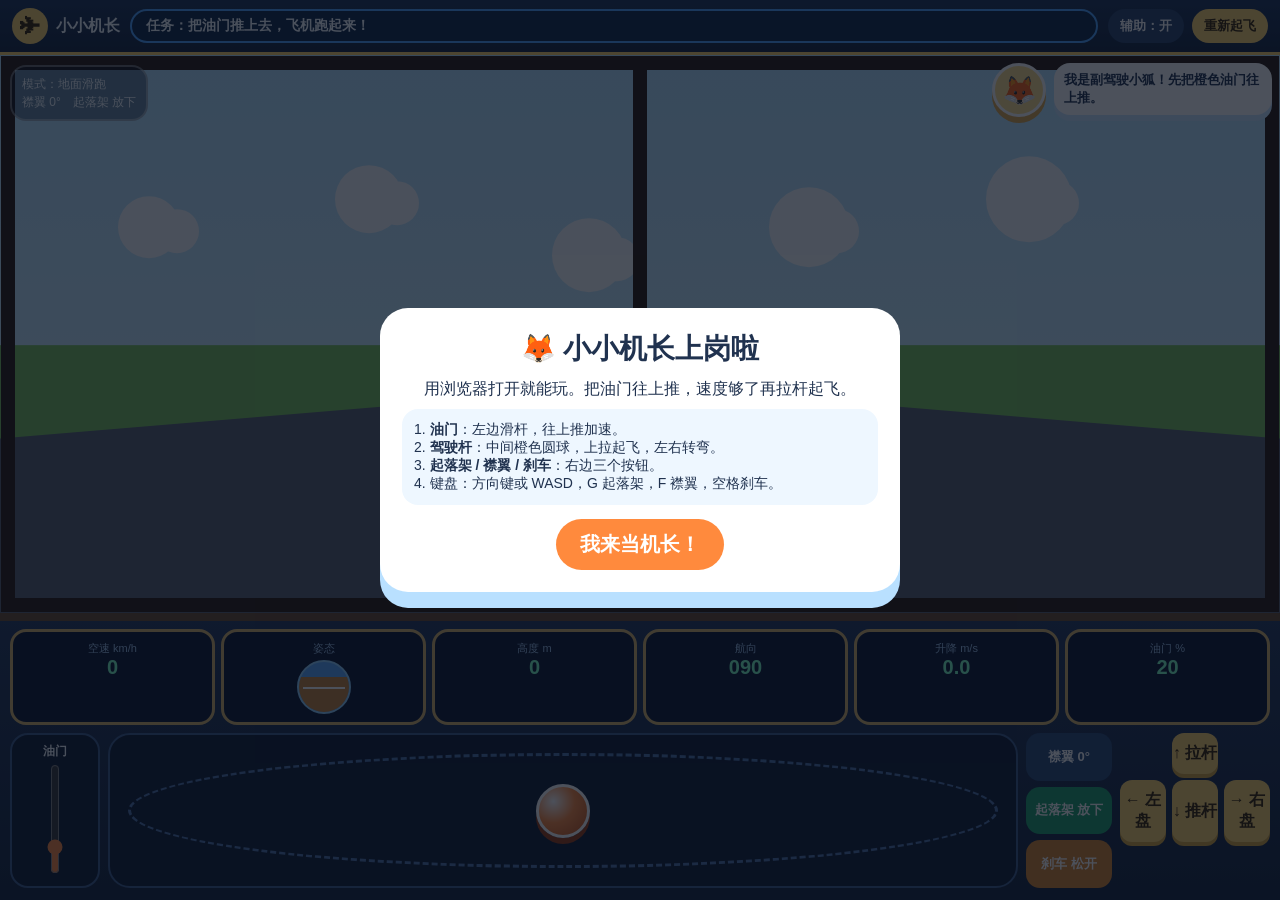
<file: cockpit.html>
<!DOCTYPE html>
<html lang="zh-CN">
<head>
  <meta charset="UTF-8">
  <meta name="viewport" content="width=device-width, initial-scale=1, maximum-scale=1, user-scalable=no">
  <title>小小机长 · 卡通驾驶舱</title>
  <style>
    :root { --gold:#ffd36a; --orange:#ff8a3d; --text:#f6fbff; }
    * { box-sizing: border-box; margin: 0; padding: 0; }
    html, body { height: 100%; }
    body { font-family: "PingFang SC","Hiragino Sans GB","Noto Sans SC","Microsoft YaHei",sans-serif; background:#0b1526; color:var(--text); overflow:hidden; }
    .app { height:100%; display:grid; grid-template-rows:auto 1fr auto; }
    .topbar { display:flex; align-items:center; justify-content:space-between; gap:10px; padding:8px 12px; background:linear-gradient(180deg,#1d3358,#15243d); border-bottom:3px solid #ffd36a; }
    .brand { display:flex; align-items:center; gap:8px; font-weight:800; }
    .logo { width:36px; height:36px; border-radius:50%; background:#ffd36a; color:#3b2500; display:grid; place-items:center; font-size:20px; }
    .mission { flex:1; min-width:0; background:#0f2748; border:2px solid #4aa3ff; border-radius:999px; padding:6px 14px; font-size:14px; font-weight:700; white-space:nowrap; overflow:hidden; text-overflow:ellipsis; }
    .top-actions { display:flex; gap:8px; }
    .tiny { border:0; border-radius:999px; padding:8px 12px; font-weight:800; cursor:pointer; font-size:13px; text-decoration:none; display:inline-flex; align-items:center; }
    .tiny.gold { background:var(--gold); color:#3b2500; }
    .tiny.ghost { background:#2a446c; color:#fff; }
    .view-wrap { position:relative; min-height:180px; }
    canvas { width:100%; height:100%; display:block; background:#7ecbff; }
    .hud { position:absolute; left:10px; top:10px; background:rgba(10,20,40,.45); border:2px solid rgba(255,255,255,.35); border-radius:16px; padding:8px 10px; font-size:12px; line-height:1.5; }
    .buddy { position:absolute; right:8px; top:8px; width:min(280px,46vw); display:flex; gap:8px; align-items:flex-start; }
    .face { width:54px; height:54px; border-radius:50%; background:#ffe08a; border:3px solid #fff; flex:none; display:grid; place-items:center; font-size:28px; box-shadow:0 6px 0 #e0a84a; }
    .bubble { background:#fff; color:#20324f; border-radius:16px; padding:8px 10px; font-size:13px; font-weight:700; box-shadow:0 6px 0 #c9e5ff; }
    .cockpit { background:linear-gradient(180deg,#24385c,#16243c); border-top:8px solid #6b4a2b; padding:8px 10px 12px; }
    .gauges { display:grid; grid-template-columns:repeat(6,1fr); gap:6px; margin-bottom:8px; }
    .gauge { background:#0c1730; border:3px solid #d7b36a; border-radius:16px; padding:6px 4px 8px; text-align:center; min-width:0; }
    .gauge b { display:block; font-size:clamp(14px,3vw,20px); color:#7dffc3; }
    .gauge span { font-size:11px; color:#9ec2ea; }
    .ai-box { height:54px; margin:4px auto 0; width:54px; border-radius:50%; overflow:hidden; border:2px solid #8fd0ff; position:relative; background:#5aa8ff; }
    .ai-ground { position:absolute; left:-20%; right:-20%; height:70%; bottom:0; background:#c9843a; }
    .ai-line { position:absolute; left:8%; right:8%; height:2px; top:50%; background:#fff; }
    .controls { display:grid; grid-template-columns:90px 1fr 150px; gap:8px; align-items:stretch; }
    .throttle { background:#101c33; border-radius:18px; padding:8px; text-align:center; border:2px solid #3d5d8d; }
    .throttle input { writing-mode:vertical-lr; direction:rtl; height:110px; width:36px; accent-color:#ff8a3d; }
    .stick-wrap { display:grid; grid-template-columns:1fr 86px; gap:8px; }
    .stick { background:#101c33; border:2px solid #3d5d8d; border-radius:22px; position:relative; min-height:128px; touch-action:none; }
    .stick-base { position:absolute; inset:18px; border-radius:50%; border:3px dashed #4e74aa; }
    .knob { position:absolute; width:54px; height:54px; border-radius:50%; background:radial-gradient(circle at 30% 30%,#fff,#ff8a3d 45%,#c45116); border:3px solid #fff; left:50%; top:50%; transform:translate(-50%,-50%); box-shadow:0 6px 0 #9a3a10; }
    .switches { display:grid; gap:6px; }
    .sw { border:0; border-radius:14px; padding:8px 6px; font-weight:800; cursor:pointer; background:#2a4a78; color:#fff; font-size:13px; }
    .sw.on { background:#1ea36b; }
    .sw.warn { background:#d9842a; }
    .keys { display:flex; flex-direction:column; gap:6px; }
    .keyrow { display:grid; grid-template-columns:repeat(3,1fr); gap:6px; }
    .key { background:#ffd36a; color:#3b2500; border:0; border-radius:12px; font-weight:900; padding:10px 0; cursor:pointer; font-size:16px; box-shadow:0 4px 0 #d7a63a; }
    .overlay { position:fixed; inset:0; background:rgba(8,14,28,.72); display:flex; align-items:center; justify-content:center; z-index:20; padding:16px; }
    .card { width:min(520px,100%); background:#fff; color:#20324f; border-radius:28px; padding:22px; text-align:center; box-shadow:0 16px 0 #b9e0ff; }
    .card h1 { font-size:28px; margin-bottom:8px; }
    .card p { margin:8px 0; line-height:1.6; }
    .how { text-align:left; background:#eef7ff; border-radius:16px; padding:12px; font-size:14px; }
    .start { margin-top:14px; border:0; background:#ff8a3d; color:#fff; font-size:20px; font-weight:900; border-radius:999px; padding:12px 24px; cursor:pointer; }
    .hidden { display:none; }
    @media (max-width:800px){ .gauges{grid-template-columns:repeat(3,1fr);} .controls{grid-template-columns:70px 1fr;} .keys{grid-column:1/-1;} }
  </style>
</head>
<body>
  <div class="app">
    <div class="topbar">
      <div class="brand"><div class="logo">✈</div>小小机长</div>
      <div class="mission" id="mission">任务：把油门推上去，飞机跑起来！</div>
      <div class="top-actions">
        <button class="tiny ghost" id="assistBtn">辅助：开</button>
        <button class="tiny gold" id="resetBtn">重新起飞</button>
      </div>
    </div>
    <div class="view-wrap">
      <canvas id="view"></canvas>
      <div class="hud" id="hud"></div>
      <div class="buddy"><div class="face">🦊</div><div class="bubble" id="talk">我是副驾驶小狐！先把橙色油门往上推。</div></div>
    </div>
    <div class="cockpit">
      <div class="gauges">
        <div class="gauge"><span>空速 km/h</span><b id="g-spd">0</b></div>
        <div class="gauge"><span>姿态</span><div class="ai-box"><div class="ai-ground" id="ai-g"></div><div class="ai-line"></div></div></div>
        <div class="gauge"><span>高度 m</span><b id="g-alt">0</b></div>
        <div class="gauge"><span>航向</span><b id="g-hdg">090</b></div>
        <div class="gauge"><span>升降 m/s</span><b id="g-vs">0.0</b></div>
        <div class="gauge"><span>油门 %</span><b id="g-thr">20</b></div>
      </div>
      <div class="controls">
        <div class="throttle"><div style="font-size:12px;font-weight:800;margin-bottom:4px">油门</div><input id="thr" type="range" min="0" max="100" value="20"></div>
        <div class="stick-wrap">
          <div class="stick" id="stick"><div class="stick-base"></div><div class="knob" id="knob"></div></div>
          <div class="switches">
            <button class="sw" id="flapBtn">襟翼 0°</button>
            <button class="sw on" id="gearBtn">起落架 放下</button>
            <button class="sw warn" id="brkBtn">刹车 松开</button>
          </div>
        </div>
        <div class="keys">
          <div class="keyrow"><span></span><button class="key" data-k="up">↑ 拉杆</button><span></span></div>
          <div class="keyrow">
            <button class="key" data-k="left">← 左盘</button>
            <button class="key" data-k="down">↓ 推杆</button>
            <button class="key" data-k="right">→ 右盘</button>
          </div>
        </div>
      </div>
    </div>
  </div>
  <div class="overlay" id="intro">
    <div class="card">
      <h1>🦊 小小机长上岗啦</h1>
      <p>用浏览器打开就能玩。把油门往上推，速度够了再拉杆起飞。</p>
      <div class="how">1. <b>油门</b>：左边滑杆，往上推加速。<br>2. <b>驾驶杆</b>：中间橙色圆球，上拉起飞，左右转弯。<br>3. <b>起落架 / 襟翼 / 刹车</b>：右边三个按钮。<br>4. 键盘：方向键或 WASD，G 起落架，F 襟翼，空格刹车。</div>
      <button class="start" id="go">我来当机长！</button>
    </div>
  </div>
  <div class="overlay hidden" id="end">
    <div class="card"><h1 id="endTitle">落地成功！</h1><p id="endMsg">你完成了一次起飞和降落。</p><button class="start" id="again">再飞一次</button></div>
  </div>
<script>
const canvas=document.getElementById("view"); const ctx=canvas.getContext("2d");
const talk=document.getElementById("talk"); const missionEl=document.getElementById("mission");
const ac={x:0,z:180,alt:0,hdg:0,pitch:0,roll:0,spd:0,vs:0,thr:20,flaps:0,gear:true,brk:false,onGround:true,crashed:false,landed:false,assist:true};
const input={pitch:0,roll:0}; let step=0, flying=false, last=performance.now();
const STEPS=["任务：把油门推到 80% 以上，开始滑跑！","任务：速度到 240 以后，轻轻拉杆抬头起飞。","任务：离开地面后收起起落架。","任务：爬升到 800 米，再把飞机飞平。","任务：向右转，让航向接近 180，准备返场。","任务：下降到 300 米，对准跑道。","任务：放下起落架和襟翼，收油门，轻轻落地。"];
function resize(){ const wrap=canvas.parentElement; canvas.width=wrap.clientWidth*devicePixelRatio; canvas.height=wrap.clientHeight*devicePixelRatio; ctx.setTransform(devicePixelRatio,0,0,devicePixelRatio,0,0); }
addEventListener("resize",resize); resize();
document.getElementById("go").onclick=()=>{ document.getElementById("intro").classList.add("hidden"); flying=true; };
document.getElementById("again").onclick=reset; document.getElementById("resetBtn").onclick=reset;
document.getElementById("assistBtn").onclick=()=>{ ac.assist=!ac.assist; document.getElementById("assistBtn").textContent="辅助："+(ac.assist?"开":"关"); };
function reset(){ Object.assign(ac,{x:0,z:180,alt:0,hdg:0,pitch:0,roll:0,spd:0,vs:0,thr:20,flaps:0,gear:true,brk:false,onGround:true,crashed:false,landed:false}); document.getElementById("thr").value=20; document.getElementById("end").classList.add("hidden"); step=0; flying=true; say("重新开始！先推油门。"); syncButtons(); }
function say(t){ talk.textContent=t; }
document.getElementById("thr").addEventListener("input",e=>ac.thr=+e.target.value);
document.getElementById("flapBtn").onclick=()=>{ ac.flaps=ac.flaps===0?15:ac.flaps===15?30:0; syncButtons(); };
document.getElementById("gearBtn").onclick=()=>{ if(!ac.onGround||ac.alt>2) ac.gear=!ac.gear; syncButtons(); };
document.getElementById("brkBtn").onclick=()=>{ ac.brk=!ac.brk; syncButtons(); };
function syncButtons(){ const f=document.getElementById("flapBtn"); f.textContent="襟翼 "+ac.flaps+"°"; f.classList.toggle("on",ac.flaps>0); const g=document.getElementById("gearBtn"); g.textContent=ac.gear?"起落架 放下":"起落架 收起"; g.classList.toggle("on",ac.gear); const b=document.getElementById("brkBtn"); b.textContent=ac.brk?"刹车 踩住":"刹车 松开"; b.classList.toggle("warn",!ac.brk); b.classList.toggle("on",ac.brk); }
const keys={};
addEventListener("keydown",e=>{ keys[e.key.toLowerCase()]=true; if(e.key==="g"||e.key==="G"){ac.gear=!ac.gear;syncButtons();} if(e.key==="f"||e.key==="F"){ac.flaps=ac.flaps===0?15:ac.flaps===15?30:0;syncButtons();} if(e.code==="Space"){ac.brk=true;syncButtons();e.preventDefault();} });
addEventListener("keyup",e=>{ keys[e.key.toLowerCase()]=false; if(e.code==="Space"){ac.brk=false;syncButtons();} });
document.querySelectorAll(".key").forEach(btn=>{ const apply=on=>{ const k=btn.dataset.k; if(k==="up")keys.arrowup=on; if(k==="down")keys.arrowdown=on; if(k==="left")keys.arrowleft=on; if(k==="right")keys.arrowright=on; }; btn.addEventListener("pointerdown",e=>{apply(true);e.preventDefault();}); addEventListener("pointerup",()=>apply(false)); });
const stick=document.getElementById("stick"); const knob=document.getElementById("knob"); let dragging=false;
function setStick(nx,ny){ const r=stick.getBoundingClientRect(); let x=(nx-r.left)/r.width*2-1; let y=(ny-r.top)/r.height*2-1; const m=Math.hypot(x,y); if(m>1){x/=m;y/=m;} input.roll=x; input.pitch=-y; knob.style.left=((x+1)/2*100)+"%"; knob.style.top=((y+1)/2*100)+"%"; }
stick.addEventListener("pointerdown",e=>{ dragging=true; stick.setPointerCapture(e.pointerId); setStick(e.clientX,e.clientY); });
stick.addEventListener("pointermove",e=>{ if(dragging) setStick(e.clientX,e.clientY); });
stick.addEventListener("pointerup",()=>{ dragging=false; input.roll=0; input.pitch=0; knob.style.left="50%"; knob.style.top="50%"; });
function update(dt){ if(!flying||ac.crashed||ac.landed) return; let pIn=input.pitch,rIn=input.roll; if(keys.arrowup||keys.w)pIn+=1; if(keys.arrowdown||keys.s)pIn-=1; if(keys.arrowleft||keys.a)rIn-=1; if(keys.arrowright||keys.d)rIn+=1; if(keys.shift)ac.thr=Math.min(100,ac.thr+40*dt); if(keys.control)ac.thr=Math.max(0,ac.thr-40*dt); document.getElementById("thr").value=ac.thr|0; pIn=Math.max(-1,Math.min(1,pIn)); rIn=Math.max(-1,Math.min(1,rIn)); const targetPitch=pIn*(ac.assist?8:14); const targetRoll=rIn*(ac.assist?18:28); ac.pitch+=(targetPitch-ac.pitch)*Math.min(1,3*dt); ac.roll+=(targetRoll-ac.roll)*Math.min(1,3*dt); if(ac.assist){ ac.roll*=Math.pow(0.2,dt); if(Math.abs(pIn)<0.05) ac.pitch*=Math.pow(0.35,dt);} const thrust=ac.thr*0.085; const drag=ac.spd*ac.spd*0.000035+(ac.gear?4:0)+ac.flaps*0.08+(ac.brk&&ac.onGround?28:0); ac.spd+=(thrust*12-drag*0.08-(ac.onGround?3:0))*dt*10; if(ac.spd<0)ac.spd=0; if(ac.spd>880)ac.spd=880; const lift=ac.spd*(0.012+ac.flaps*0.00025)+ac.pitch*2.2; if(ac.onGround){ ac.vs=0; ac.alt=0; if(ac.spd>230&&ac.pitch>4){ ac.onGround=false; say("起飞啦！收起落架，继续爬升。"); } } else { ac.vs=lift-9.2-(ac.spd<180?8:0); ac.alt+=ac.vs*dt*8; if(ac.alt<0){ ac.alt=0; if(Math.abs(ac.vs)>12||ac.spd>320||!ac.gear){ ac.crashed=true; finish(false);} else { ac.onGround=true; ac.landed=true; ac.vs=0; ac.pitch=0; finish(true);} } } if(!ac.onGround) ac.hdg+=ac.roll*0.45*dt*(ac.spd/200); else ac.hdg+=rIn*12*dt*(ac.spd/80); ac.hdg=(ac.hdg+360)%360; const rad=ac.hdg*Math.PI/180; const ms=ac.spd/3.6; ac.x+=Math.sin(rad)*ms*dt; ac.z+=Math.cos(rad)*ms*dt; advanceMission(); }
function advanceMission(){ if(step===0&&ac.thr>=80&&ac.spd>40){step=1;say("跑起来了！速度到 240 就轻轻拉杆。");} else if(step===1&&!ac.onGround){step=2;} else if(step===2&&!ac.gear){step=3;say("起落架收好了。继续爬到 800 米。");} else if(step===3&&ac.alt>=800){step=4;say("高度够了！向右转，航向对准 180。");} else if(step===4&&ac.hdg>150&&ac.hdg<210&&ac.alt>400){step=5;say("返场了。慢慢收油门下降。");} else if(step===5&&ac.alt<300&&ac.alt>20){step=6;say("放下起落架和襟翼，对准跑道降落。");} missionEl.textContent=STEPS[step]; }
function finish(ok){ flying=false; document.getElementById("endTitle").textContent=ok?"落地成功！🏆":"这次有点重 💥"; document.getElementById("endMsg").textContent=ok?"你完成了起飞、爬升、转弯和降落。":"落地要慢一点，记得放下起落架。"; document.getElementById("end").classList.remove("hidden"); }
function draw(){ const w=canvas.width/devicePixelRatio,h=canvas.height/devicePixelRatio; const horizon=h*0.52+ac.pitch*6; ctx.save(); ctx.translate(w/2,horizon); ctx.rotate(-ac.roll*Math.PI/180); ctx.translate(-w/2,-horizon); const sky=ctx.createLinearGradient(0,-h,0,horizon); sky.addColorStop(0,"#8fd3ff"); sky.addColorStop(1,"#c9ecff"); ctx.fillStyle=sky; ctx.fillRect(-w,-h,w*3,h+horizon+20); ctx.fillStyle="#7bc45a"; ctx.fillRect(-w,horizon,w*3,h*2); drawRunway(w,h,horizon); drawClouds(w,horizon); ctx.restore(); ctx.strokeStyle="#2b1a0d"; ctx.lineWidth=14; ctx.strokeRect(8,8,w-16,h-16); ctx.beginPath(); ctx.moveTo(w/2,8); ctx.lineTo(w/2,h-8); ctx.stroke(); document.getElementById("g-spd").textContent=ac.spd|0; document.getElementById("g-alt").textContent=Math.max(0,ac.alt)|0; document.getElementById("g-hdg").textContent=String((ac.hdg+90+360)%360|0).padStart(3,"0"); document.getElementById("g-vs").textContent=ac.vs.toFixed(1); document.getElementById("g-thr").textContent=ac.thr|0; document.getElementById("ai-g").style.transform=`translateY(${ac.pitch*1.4}px) rotate(${-ac.roll}deg)`; document.getElementById("hud").innerHTML=`模式：${ac.onGround?"地面滑跑":"空中飞行"}<br>襟翼 ${ac.flaps}°　起落架 ${ac.gear?"放下":"收起"}`; }
function drawRunway(w,h,horizon){ const relH=ac.hdg*Math.PI/180; const pts=[[-30,0],[30,0],[30,3200],[-30,3200]].map(([x,z])=>{ const dx=x-ac.x,dz=z-ac.z; return {fx:dx*Math.cos(-relH)-dz*Math.sin(-relH), fz:dx*Math.sin(-relH)+dz*Math.cos(-relH)}; }); if(pts.every(p=>p.fz<8)) return; const project=p=>{ const z=Math.max(12,p.fz); const s=280/z; return [w/2+p.fx*s*8, horizon+(20-ac.alt*0.04)*(280/z)+40]; }; const q=pts.map(project); ctx.fillStyle="#5b6270"; ctx.beginPath(); ctx.moveTo(q[0][0],q[0][1]); for(let i=1;i<q.length;i++) ctx.lineTo(q[i][0],q[i][1]); ctx.closePath(); ctx.fill(); }
function drawClouds(w,horizon){ ctx.fillStyle="rgba(255,255,255,.9)"; for(let i=0;i<6;i++){ const x=((i*220+ac.z*0.05)%(w+200))-80; const y=horizon-90-(i%3)*28-ac.alt*0.02; ctx.beginPath(); ctx.arc(x,y,28+i*3,0,7); ctx.arc(x+28,y+4,22,0,7); ctx.fill(); } }
function loop(t){ const dt=Math.min(0.05,(t-last)/1000); last=t; update(dt); draw(); requestAnimationFrame(loop); }
requestAnimationFrame(loop);
</script>
</body>
</html>
</file>
